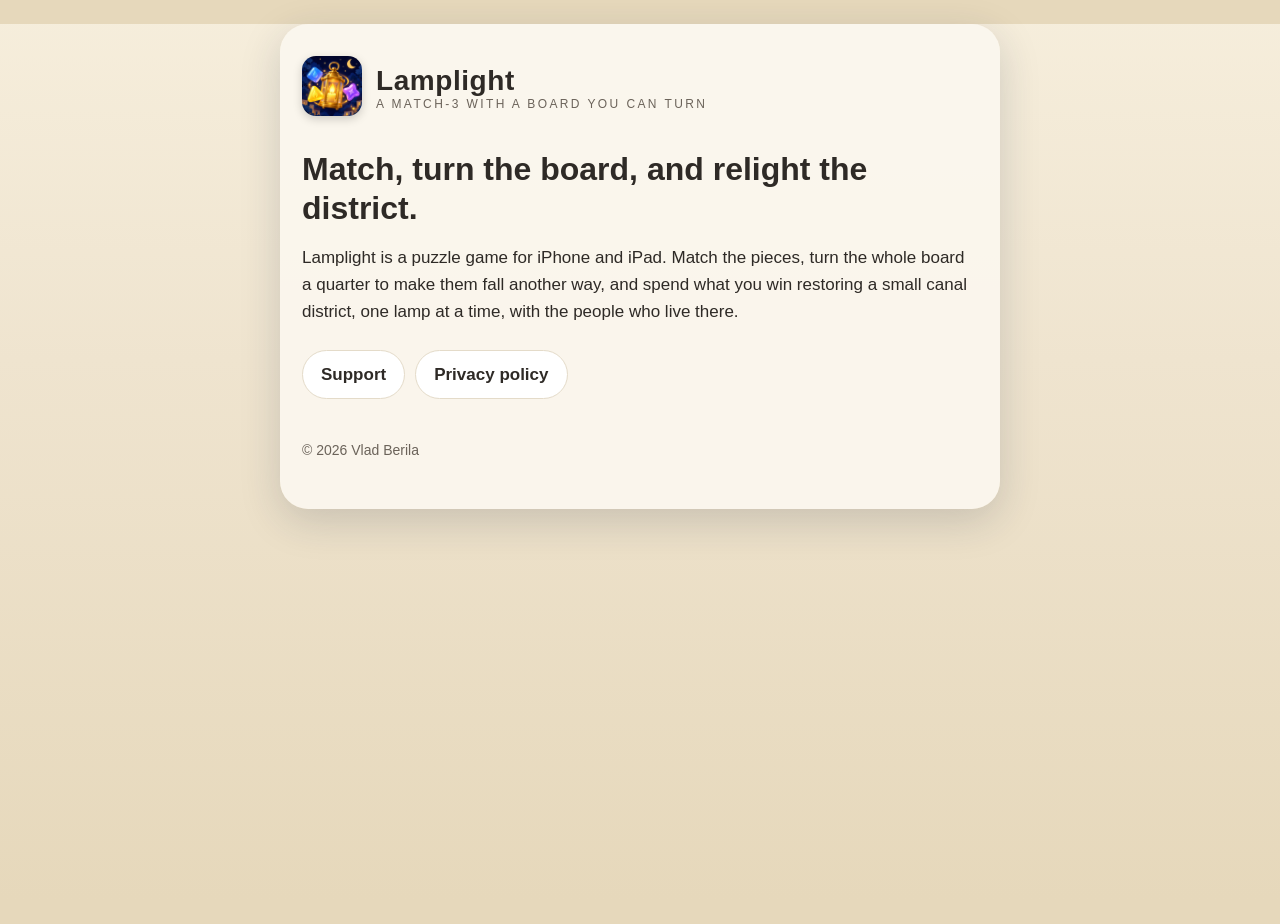
<file: index.html>
<!doctype html>
<html lang="en">
<head>
  <meta charset="utf-8">
  <meta name="viewport" content="width=device-width, initial-scale=1">
  <title>Lamplight</title>
  <meta name="description" content="Lamplight: a match-3 with a board you can turn, and a canal district to relight.">
  <link rel="icon" href="icon.png">
  <link rel="stylesheet" href="style.css">
</head>
<body>
<main>
  <header class="brand">
    <a href="./"><img src="icon.png" alt=""></a>
    <a href="./">
      <div class="name">Lamplight</div>
      <div class="tagline">A match-3 with a board you can turn</div>
    </a>
  </header>

  <h1>Match, turn the board, and relight the district.</h1>
  <p>Lamplight is a puzzle game for iPhone and iPad. Match the pieces, turn the whole board a
  quarter to make them fall another way, and spend what you win restoring a small canal
  district, one lamp at a time, with the people who live there.</p>

  <nav class="links">
    <a href="support.html">Support</a>
    <a href="privacy.html">Privacy policy</a>
  </nav>

  <footer>© 2026 Vlad Berila</footer>
</main>
</body>
</html>
</file>
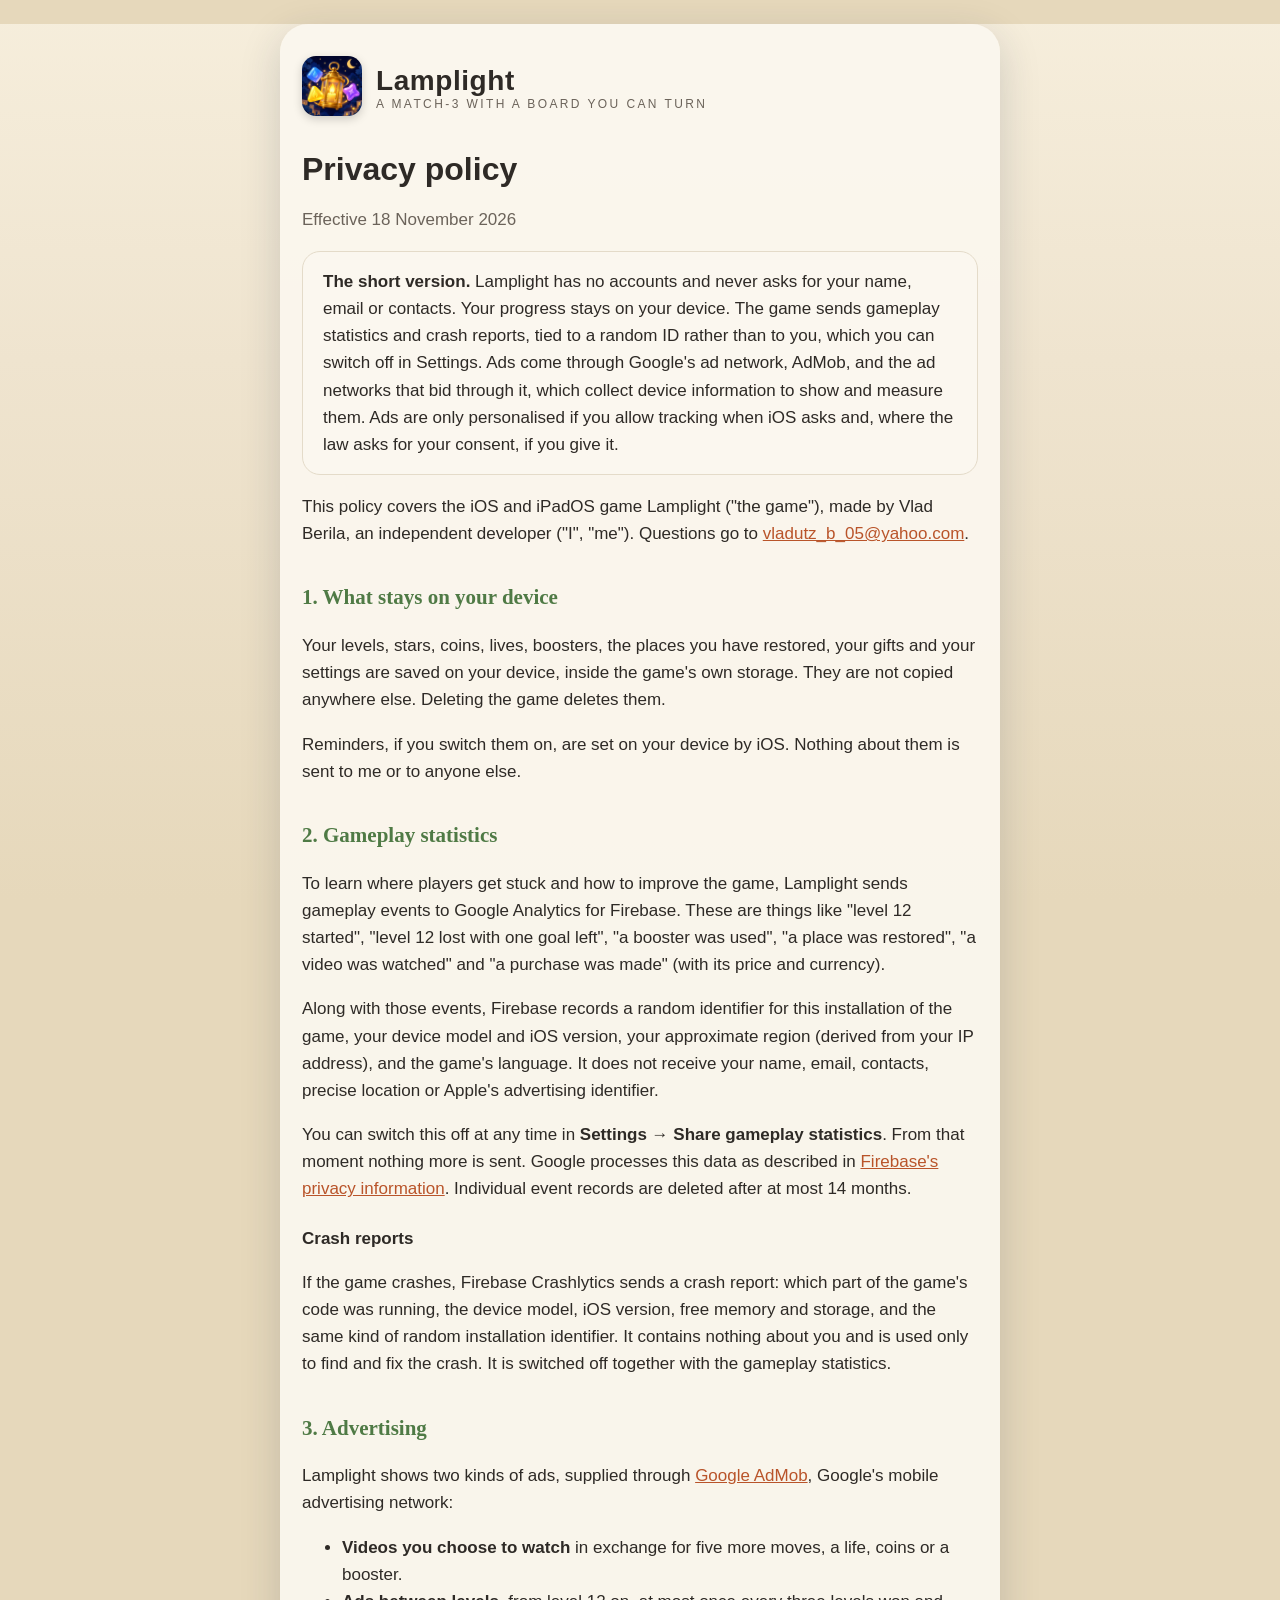
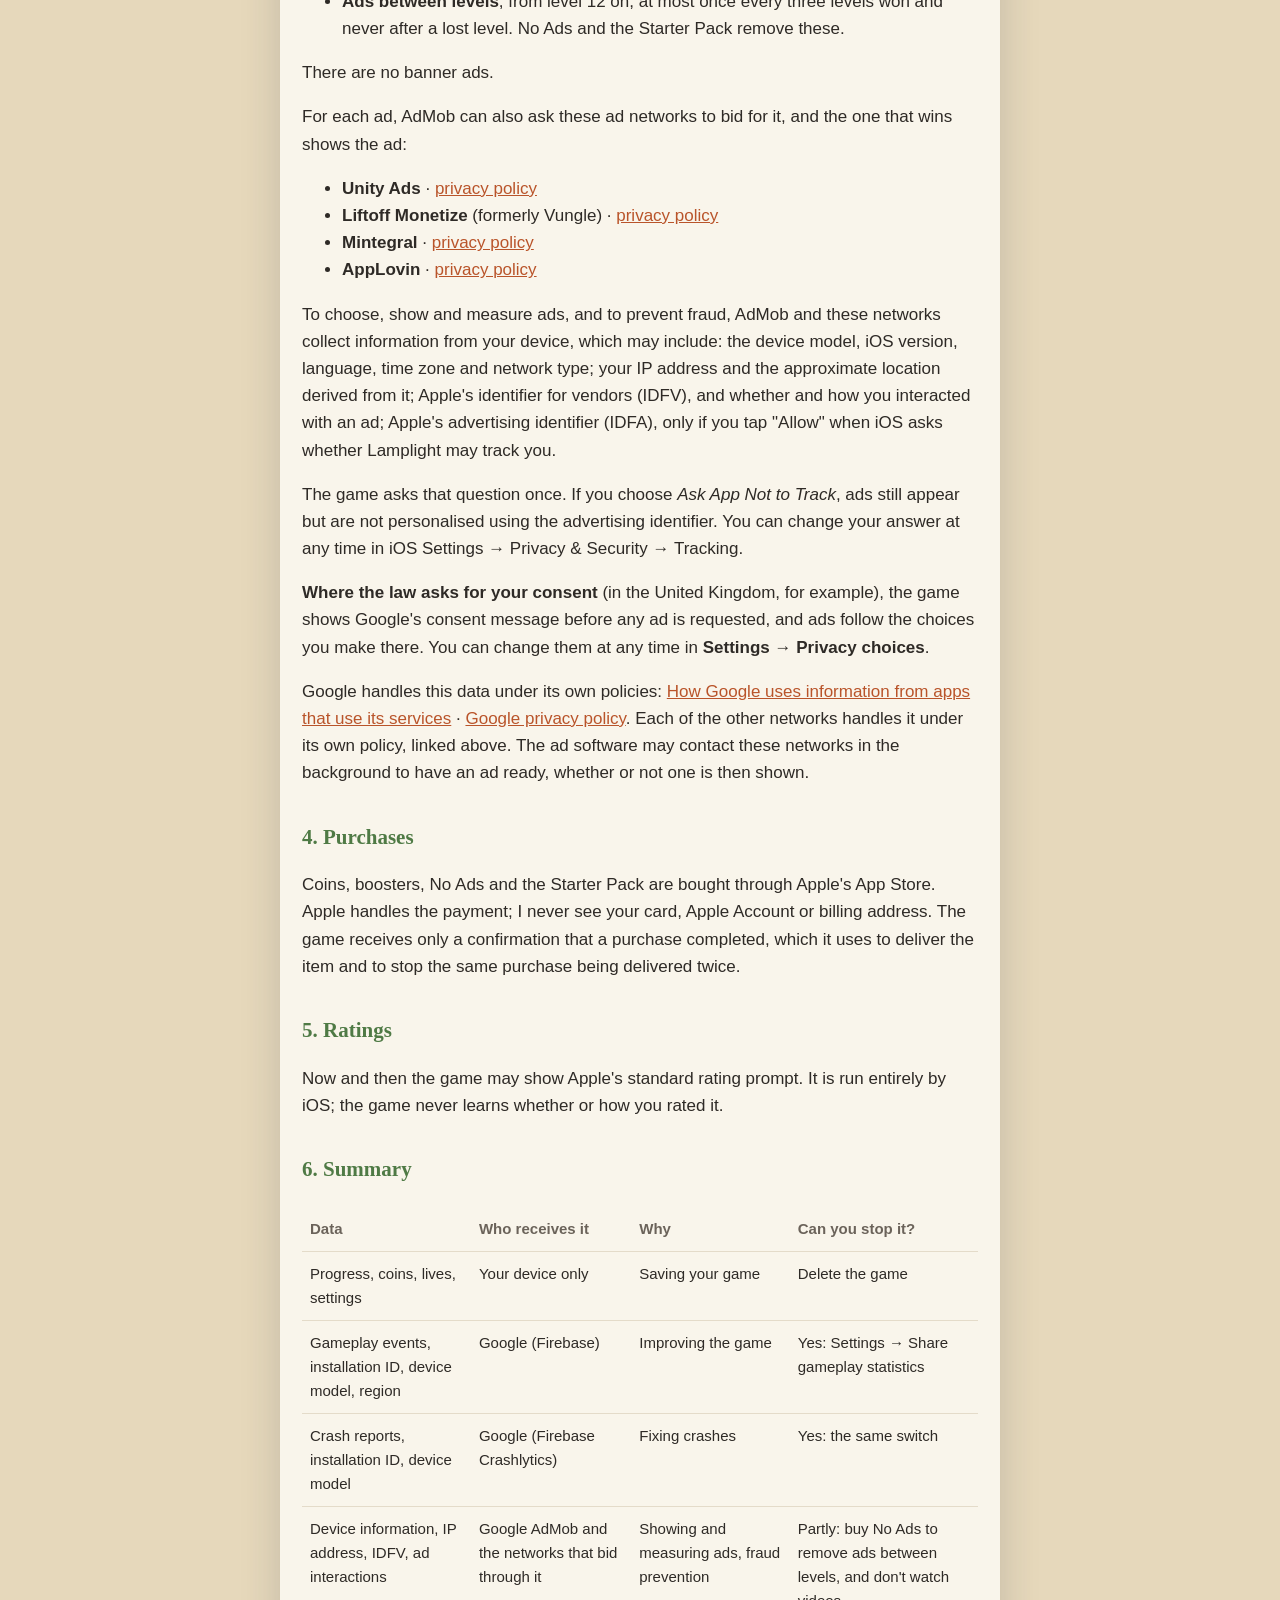
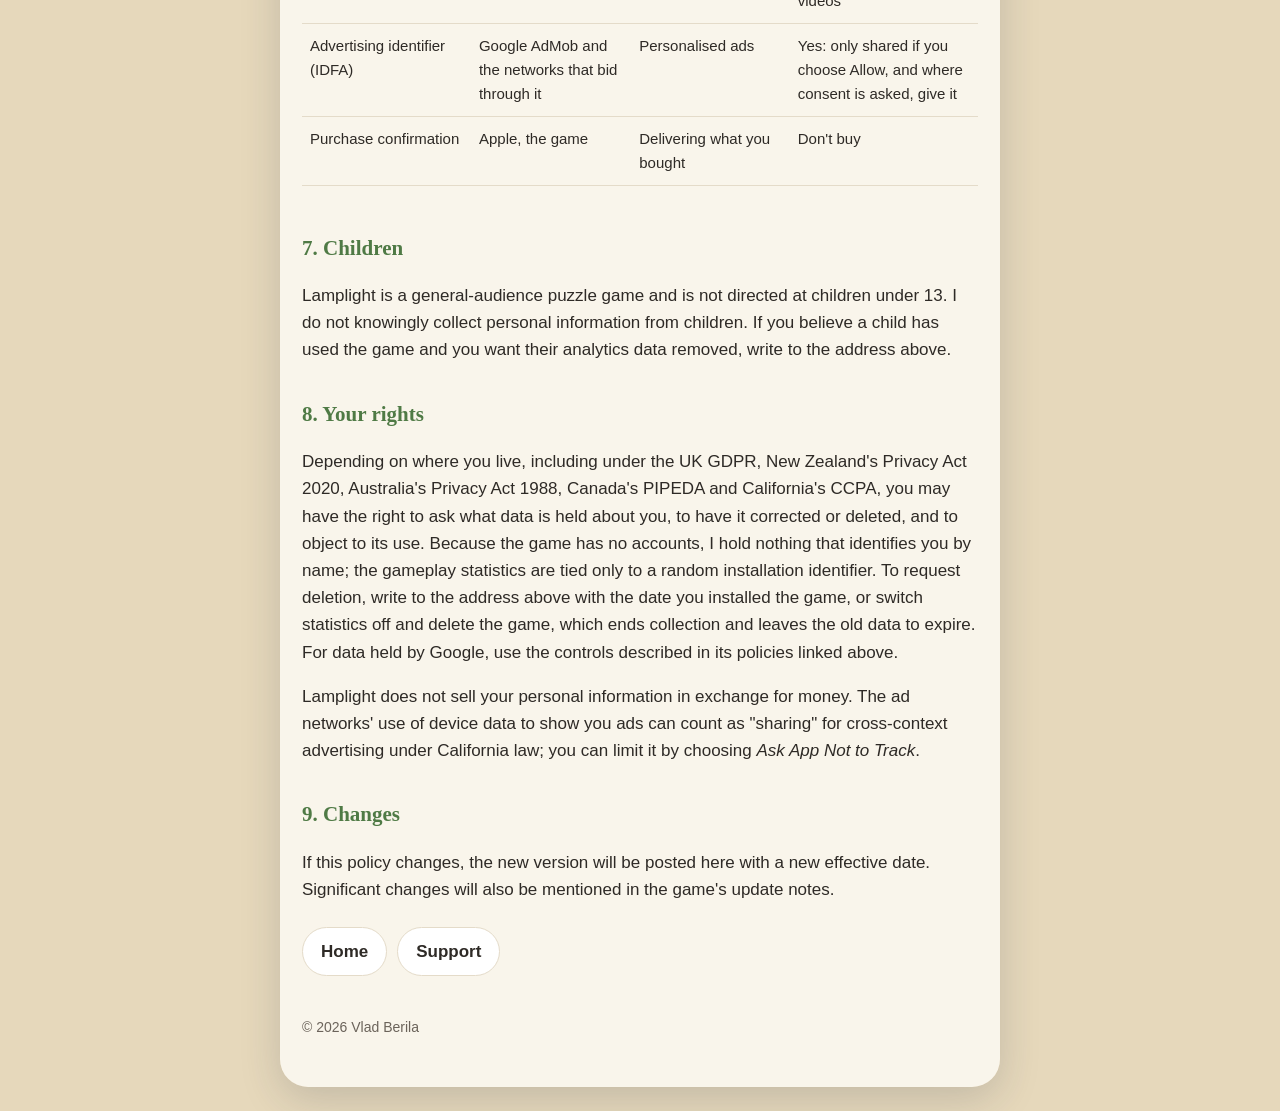
<file: privacy.html>
<!doctype html>
<html lang="en">
<head>
  <meta charset="utf-8">
  <meta name="viewport" content="width=device-width, initial-scale=1">
  <title>Lamplight Privacy Policy</title>
  <meta name="description" content="What Lamplight collects, why, and how to switch it off.">
  <link rel="icon" href="icon.png">
  <link rel="stylesheet" href="style.css">
</head>
<body>
<main>
  <header class="brand">
    <a href="./"><img src="icon.png" alt=""></a>
    <a href="./">
      <div class="name">Lamplight</div>
      <div class="tagline">A match-3 with a board you can turn</div>
    </a>
  </header>

  <h1>Privacy policy</h1>
  <p class="dim">Effective 18 November 2026</p>

  <div class="panel">
    <p><strong>The short version.</strong> Lamplight has no accounts and never asks
    for your name, email or contacts. Your progress stays on your device. The game
    sends gameplay statistics and crash reports, tied to a random ID rather than to
    you, which you can switch off in Settings. Ads come through Google's ad network,
    AdMob, and the ad networks that bid through it, which collect device information
    to show and measure them. Ads are only personalised if you allow tracking when iOS
    asks and, where the law asks for your consent, if you give it.</p>
  </div>

  <p>This policy covers the iOS and iPadOS game Lamplight ("the game"), made by Vlad Berila,
  an independent developer ("I", "me"). Questions go to <a href="mailto:vladutz_b_05@yahoo.com?subject=Lamplight%20privacy">vladutz_b_05@yahoo.com</a>.</p>

  <h2>1. What stays on your device</h2>
  <p>Your levels, stars, coins, lives, boosters, the places you have restored, your gifts and
  your settings are saved on your device, inside the game's own storage. They are not copied
  anywhere else. Deleting the game deletes them.</p>
  <p>Reminders, if you switch them on, are set on your device by iOS. Nothing about them is sent
  to me or to anyone else.</p>

  <h2>2. Gameplay statistics</h2>
  <p>To learn where players get stuck and how to improve the game, Lamplight sends gameplay
  events to Google Analytics for Firebase. These are things like "level 12 started", "level 12
  lost with one goal left", "a booster was used", "a place was restored", "a video was watched"
  and "a purchase was made" (with its price and currency).</p>
  <p>Along with those events, Firebase records a random identifier for this installation of the
  game, your device model and iOS version, your approximate region (derived from your IP address),
  and the game's language. It does not receive your name, email, contacts, precise location or
  Apple's advertising identifier.</p>
  <p>You can switch this off at any time in <strong>Settings → Share gameplay statistics</strong>.
  From that moment nothing more is sent. Google processes this data as described in
  <a href="https://firebase.google.com/support/privacy">Firebase's privacy information</a>.
  Individual event records are deleted after at most 14 months.</p>

  <h3>Crash reports</h3>
  <p>If the game crashes, Firebase Crashlytics sends a crash report: which part of the game's code
  was running, the device model, iOS version, free memory and storage, and the same kind of random
  installation identifier. It contains nothing about you and is used only to find and fix the crash.
  It is switched off together with the gameplay statistics.</p>

  <h2>3. Advertising</h2>
  <p>Lamplight shows two kinds of ads, supplied through <a href="https://admob.google.com">Google AdMob</a>,
  Google's mobile advertising network:</p>
  <ul>
    <li><strong>Videos you choose to watch</strong> in exchange for five more moves, a life, coins or a booster.</li>
    <li><strong>Ads between levels</strong>, from level 12 on, at most once every three levels won and never
    after a lost level. No Ads and the Starter Pack remove these.</li>
  </ul>
  <p>There are no banner ads.</p>
  <p>For each ad, AdMob can also ask these ad networks to bid for it, and the one that wins shows
  the ad:</p>
  <ul>
    <li><strong>Unity Ads</strong> · <a href="https://unity.com/legal/privacy-policy">privacy policy</a></li>
    <li><strong>Liftoff Monetize</strong> (formerly Vungle) · <a href="https://liftoff.io/privacy-policy/">privacy policy</a></li>
    <li><strong>Mintegral</strong> · <a href="https://www.mintegral.com/en/privacy/">privacy policy</a></li>
    <li><strong>AppLovin</strong> · <a href="https://www.applovin.com/privacy/">privacy policy</a></li>
  </ul>
  <p>To choose, show and measure ads, and to prevent fraud, AdMob and these networks collect information
  from your device, which may include: the device model, iOS version, language, time zone and network type;
  your IP address and the approximate location derived from it; Apple's identifier for vendors
  (IDFV), and whether and how you interacted with an ad; Apple's advertising identifier (IDFA),
  only if you tap "Allow" when iOS asks whether Lamplight may track you.</p>
  <p>The game asks that question once. If you choose <em>Ask App Not to Track</em>, ads still appear
  but are not personalised using the advertising identifier. You can change your answer at any time
  in iOS Settings → Privacy &amp; Security → Tracking.</p>
  <p><strong>Where the law asks for your consent</strong> (in the United Kingdom, for example), the game
  shows Google's consent message before any ad is requested, and ads follow the choices you make
  there. You can change them at any time in <strong>Settings → Privacy choices</strong>.</p>
  <p>Google handles this data under its own policies:
  <a href="https://policies.google.com/technologies/partner-sites">How Google uses information from apps that use its services</a> ·
  <a href="https://policies.google.com/privacy">Google privacy policy</a>.
  Each of the other networks handles it under its own policy, linked above. The ad software may
  contact these networks in the background to have an ad ready, whether or not one is then shown.</p>

  <h2>4. Purchases</h2>
  <p>Coins, boosters, No Ads and the Starter Pack are bought through Apple's App Store. Apple handles
  the payment; I never see your card, Apple Account or billing address. The game receives only a
  confirmation that a purchase completed, which it uses to deliver the item and to stop the same
  purchase being delivered twice.</p>

  <h2>5. Ratings</h2>
  <p>Now and then the game may show Apple's standard rating prompt. It is run entirely by iOS; the
  game never learns whether or how you rated it.</p>

  <h2>6. Summary</h2>
  <div class="table-wrap">
  <table>
    <tr><th>Data</th><th>Who receives it</th><th>Why</th><th>Can you stop it?</th></tr>
    <tr><td>Progress, coins, lives, settings</td><td>Your device only</td>
        <td>Saving your game</td><td>Delete the game</td></tr>
    <tr><td>Gameplay events, installation ID, device model, region</td><td>Google (Firebase)</td>
        <td>Improving the game</td><td>Yes: Settings → Share gameplay statistics</td></tr>
    <tr><td>Crash reports, installation ID, device model</td><td>Google (Firebase Crashlytics)</td>
        <td>Fixing crashes</td><td>Yes: the same switch</td></tr>
    <tr><td>Device information, IP address, IDFV, ad interactions</td><td>Google AdMob and the networks that bid through it</td>
        <td>Showing and measuring ads, fraud prevention</td>
        <td>Partly: buy No Ads to remove ads between levels, and don't watch videos</td></tr>
    <tr><td>Advertising identifier (IDFA)</td><td>Google AdMob and the networks that bid through it</td>
        <td>Personalised ads</td><td>Yes: only shared if you choose Allow, and where consent is asked, give it</td></tr>
    <tr><td>Purchase confirmation</td><td>Apple, the game</td>
        <td>Delivering what you bought</td><td>Don't buy</td></tr>
  </table>
  </div>

  <h2>7. Children</h2>
  <p>Lamplight is a general-audience puzzle game and is not directed at children under 13. I do not
  knowingly collect personal information from children. If you believe a child has used the game and
  you want their analytics data removed, write to the address above.</p>

  <h2>8. Your rights</h2>
  <p>Depending on where you live, including under the UK GDPR, New Zealand's Privacy Act 2020,
  Australia's Privacy Act 1988, Canada's PIPEDA and California's CCPA, you may have the right to ask
  what data is held about you, to have it corrected or deleted, and to object to its use. Because the
  game has no accounts, I hold nothing that identifies you by name; the gameplay statistics are tied
  only to a random installation identifier. To request deletion, write to the address above with the
  date you installed the game, or switch statistics off and delete the game, which ends collection
  and leaves the old data to expire. For data held by Google, use the controls described in its
  policies linked above.</p>
  <p>Lamplight does not sell your personal information in exchange for money. The ad networks' use of
  device data to show you ads can count as "sharing" for cross-context advertising under California
  law; you can limit it by choosing <em>Ask App Not to Track</em>.</p>

  <h2>9. Changes</h2>
  <p>If this policy changes, the new version will be posted here with a new effective date.
  Significant changes will also be mentioned in the game's update notes.</p>

  <nav class="links">
    <a href="./">Home</a>
    <a href="support.html">Support</a>
  </nav>

  <footer>© 2026 Vlad Berila</footer>
</main>
</body>
</html>
</file>
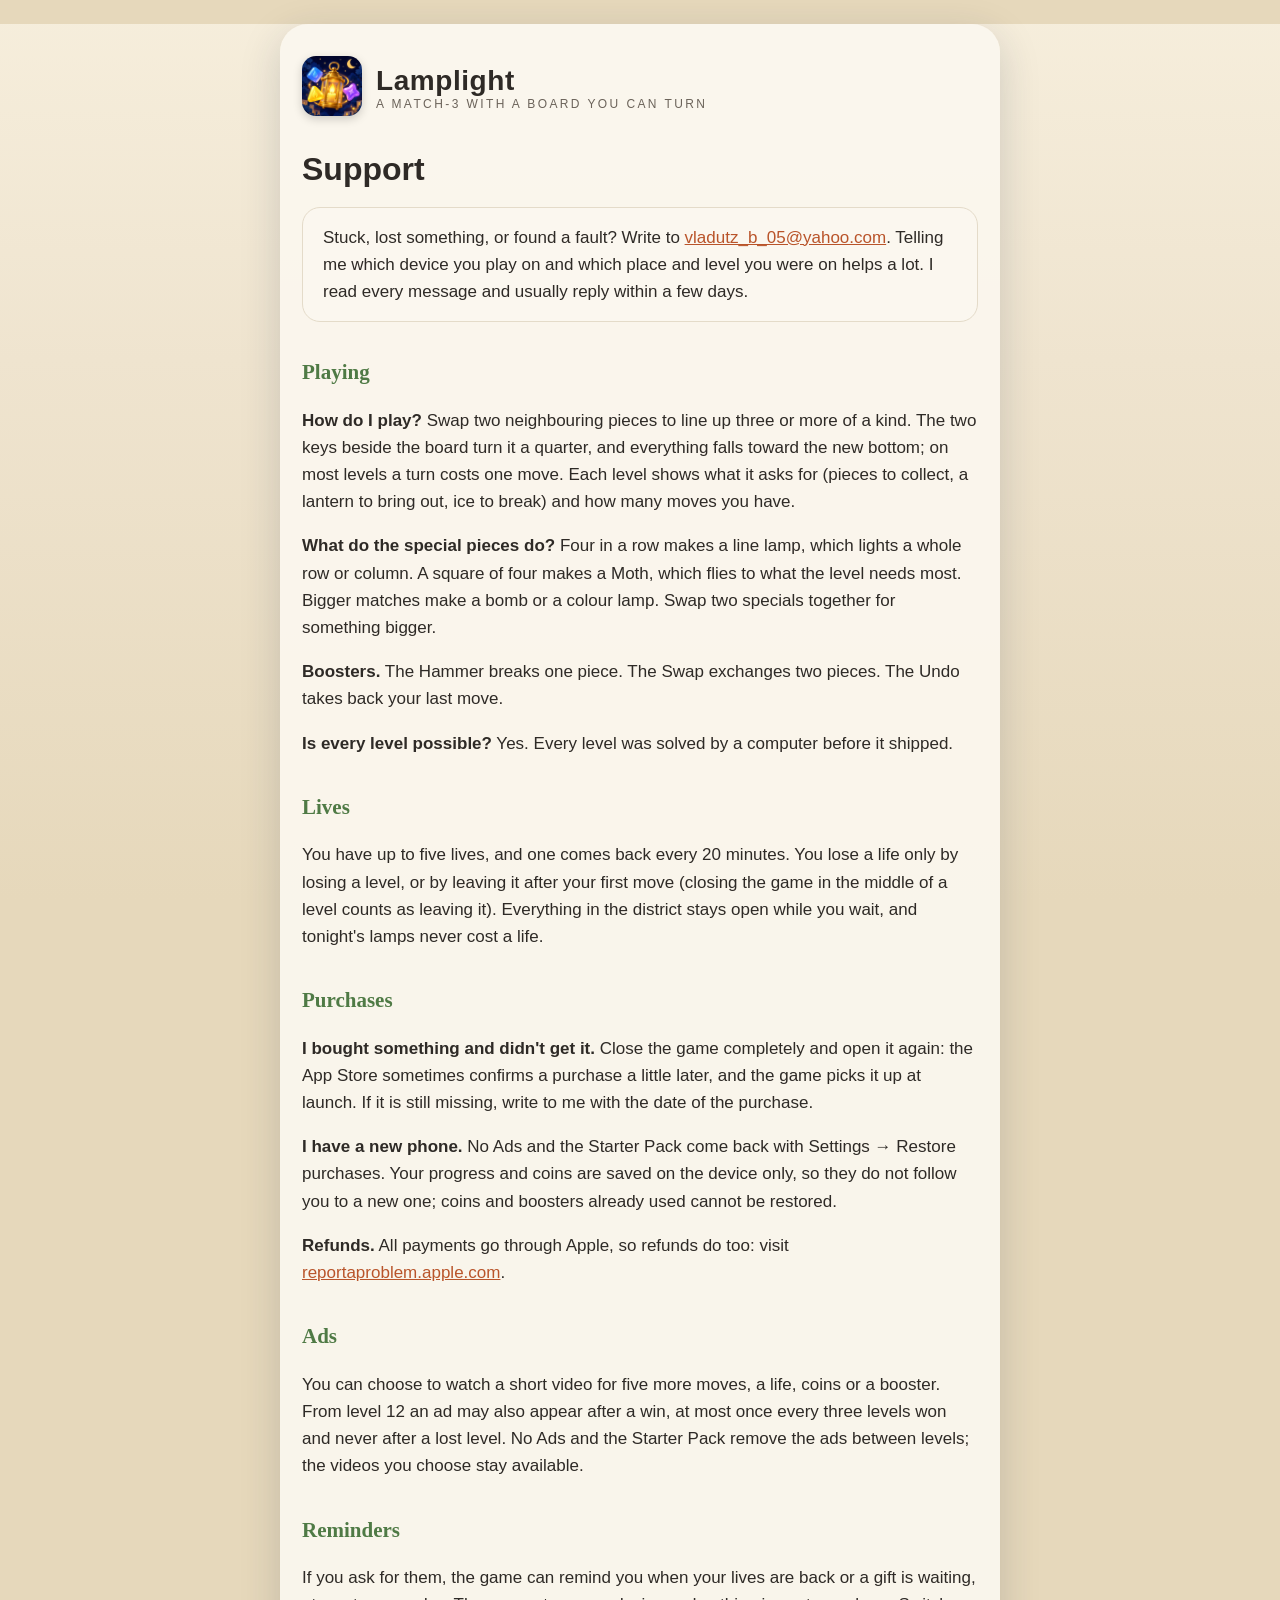
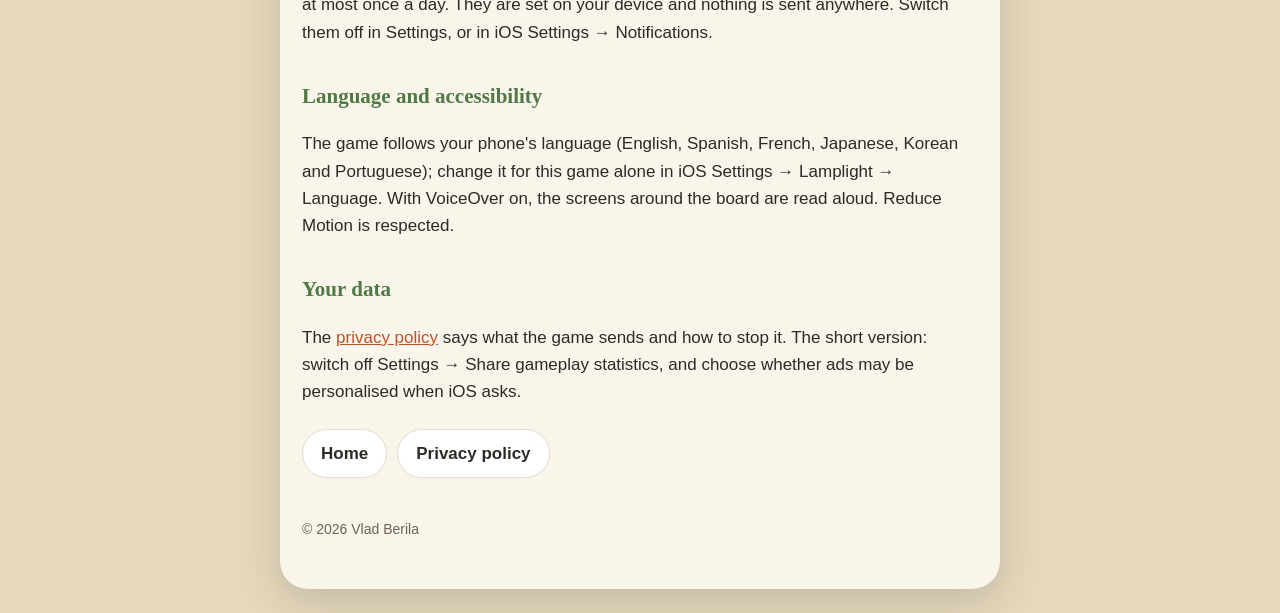
<file: support.html>
<!doctype html>
<html lang="en">
<head>
  <meta charset="utf-8">
  <meta name="viewport" content="width=device-width, initial-scale=1">
  <title>Lamplight Support</title>
  <meta name="description" content="Help with Lamplight: playing, lives, purchases, ads, reminders and your data.">
  <link rel="icon" href="icon.png">
  <link rel="stylesheet" href="style.css">
</head>
<body>
<main>
  <header class="brand">
    <a href="./"><img src="icon.png" alt=""></a>
    <a href="./">
      <div class="name">Lamplight</div>
      <div class="tagline">A match-3 with a board you can turn</div>
    </a>
  </header>

  <h1>Support</h1>
  <div class="panel">
    <p>Stuck, lost something, or found a fault? Write to <a href="mailto:vladutz_b_05@yahoo.com?subject=Lamplight%20support">vladutz_b_05@yahoo.com</a>. Telling me which device you
    play on and which place and level you were on helps a lot. I read every message and usually
    reply within a few days.</p>
  </div>

  <h2>Playing</h2>
  <p><strong>How do I play?</strong> Swap two neighbouring pieces to line up three or more of a kind.
  The two keys beside the board turn it a quarter, and everything falls toward the new bottom; on most
  levels a turn costs one move. Each level shows what it asks for (pieces to collect, a lantern to
  bring out, ice to break) and how many moves you have.</p>
  <p><strong>What do the special pieces do?</strong> Four in a row makes a line lamp, which lights a
  whole row or column. A square of four makes a Moth, which flies to what the level needs most. Bigger
  matches make a bomb or a colour lamp. Swap two specials together for something bigger.</p>
  <p><strong>Boosters.</strong> The Hammer breaks one piece. The Swap exchanges two pieces. The Undo
  takes back your last move.</p>
  <p><strong>Is every level possible?</strong> Yes. Every level was solved by a computer before it shipped.</p>

  <h2>Lives</h2>
  <p>You have up to five lives, and one comes back every 20 minutes. You lose a life only by losing a
  level, or by leaving it after your first move (closing the game in the middle of a level counts as
  leaving it). Everything in the district stays open while you wait,
  and tonight's lamps never cost a life.</p>

  <h2>Purchases</h2>
  <p><strong>I bought something and didn't get it.</strong> Close the game completely and open it again:
  the App Store sometimes confirms a purchase a little later, and the game picks it up at launch. If it
  is still missing, write to me with the date of the purchase.</p>
  <p><strong>I have a new phone.</strong> No Ads and the Starter Pack come back with
  Settings → Restore purchases. Your progress and coins are saved on the device only, so they do not
  follow you to a new one; coins and boosters already used cannot be restored.</p>
  <p><strong>Refunds.</strong> All payments go through Apple, so refunds do too:
  visit <a href="https://reportaproblem.apple.com">reportaproblem.apple.com</a>.</p>

  <h2>Ads</h2>
  <p>You can choose to watch a short video for five more moves, a life, coins or a booster. From
  level 12 an ad may also appear after a win, at most once every three levels won and never after a
  lost level. No Ads and the Starter Pack remove the ads between levels; the videos you choose stay
  available.</p>

  <h2>Reminders</h2>
  <p>If you ask for them, the game can remind you when your lives are back or a gift is waiting, at
  most once a day. They are set on your device and nothing is sent anywhere. Switch them off in
  Settings, or in iOS Settings → Notifications.</p>

  <h2>Language and accessibility</h2>
  <p>The game follows your phone's language (English, Spanish, French, Japanese, Korean and
  Portuguese); change it for this game alone in iOS Settings → Lamplight → Language. With VoiceOver
  on, the screens around the board are read aloud. Reduce Motion is respected.</p>

  <h2>Your data</h2>
  <p>The <a href="privacy.html">privacy policy</a> says what the game sends and how to stop it. The
  short version: switch off Settings → Share gameplay statistics, and choose whether ads may be
  personalised when iOS asks.</p>

  <nav class="links">
    <a href="./">Home</a>
    <a href="privacy.html">Privacy policy</a>
  </nav>

  <footer>© 2026 Vlad Berila</footer>
</main>
</body>
</html>
</file>
<file: style.css>
/* Lamplight site (the same sheet as the studio's other games' pages). */
:root {
  --bg-top: #F6EEDC;
  --bg-mid: #EFE4CF;
  --bg-bottom: #E6D8BB;
  --panel: #FBF7EF;
  --panel-stroke: #E4DBC9;
  --ink: #2E2A26;
  --ink-dim: #6B635A;
  --gold: #D9A441;
  --link: #B9542A;
  --play: #E86F3A;
}

* { box-sizing: border-box; }

html { background: var(--bg-bottom); }

body {
  margin: 0;
  min-height: 100vh;
  background: linear-gradient(180deg, var(--bg-top) 0%, var(--bg-mid) 40%, var(--bg-bottom) 100%);
  background-attachment: fixed;
  color: var(--ink);
  font: 17px/1.6 -apple-system, BlinkMacSystemFont, "Segoe UI", Roboto, sans-serif;
  -webkit-text-size-adjust: 100%;
}

main {
  max-width: 720px;
  margin: 24px auto;
  padding: 32px 22px 48px;
  background: rgba(251, 247, 239, 0.94);
  border-radius: 28px;
  box-shadow: 0 12px 40px rgba(31, 42, 68, 0.18);
}

header.brand { display: flex; align-items: center; gap: 14px; margin-bottom: 26px; }
header.brand img { width: 60px; height: 60px; border-radius: 14px; box-shadow: 0 3px 10px rgba(0,0,0,0.18); }
header.brand a { color: inherit; text-decoration: none; }
header.brand .name { font-size: 28px; font-weight: 900; line-height: 1.05; letter-spacing: 0.02em; }
header.brand .name .busy { color: var(--gold); }
header.brand .tagline { font-size: 12px; letter-spacing: 0.2em; color: var(--ink-dim); text-transform: uppercase; }

h1 { font-size: 32px; line-height: 1.2; margin: 0 0 8px; }
h2 { font-size: 21px; margin: 34px 0 8px; color: #4F7A45; font-family: "New York", Georgia, serif; }
h3 { font-size: 17px; margin: 22px 0 4px; }
.dim { color: var(--ink-dim); }
a { color: var(--link); }

.panel {
  background: var(--panel);
  border: 1px solid var(--panel-stroke);
  border-radius: 18px;
  padding: 16px 20px;
  margin: 18px 0;
}
.panel p:first-child { margin-top: 0; }
.panel p:last-child { margin-bottom: 0; }

table { width: 100%; border-collapse: collapse; margin: 12px 0; font-size: 15px; }
th, td { text-align: left; vertical-align: top; padding: 10px 8px; border-bottom: 1px solid var(--panel-stroke); }
th { color: var(--ink-dim); font-weight: 700; }
.table-wrap { overflow-x: auto; }

nav.links { display: flex; flex-wrap: wrap; gap: 10px; margin: 24px 0; }
nav.links a {
  padding: 10px 18px;
  border: 1.5px solid var(--panel-stroke);
  border-radius: 999px;
  background: #fff;
  color: var(--ink);
  text-decoration: none;
  font-weight: 800;
}
nav.links a.primary { background: var(--play); border-color: var(--play); color: #fff; }

footer { margin-top: 40px; font-size: 14px; color: var(--ink-dim); }

@media (max-width: 480px) {
  main { margin: 0; border-radius: 0; }
  h1 { font-size: 27px; }
  body { font-size: 16px; }
}
</file>
